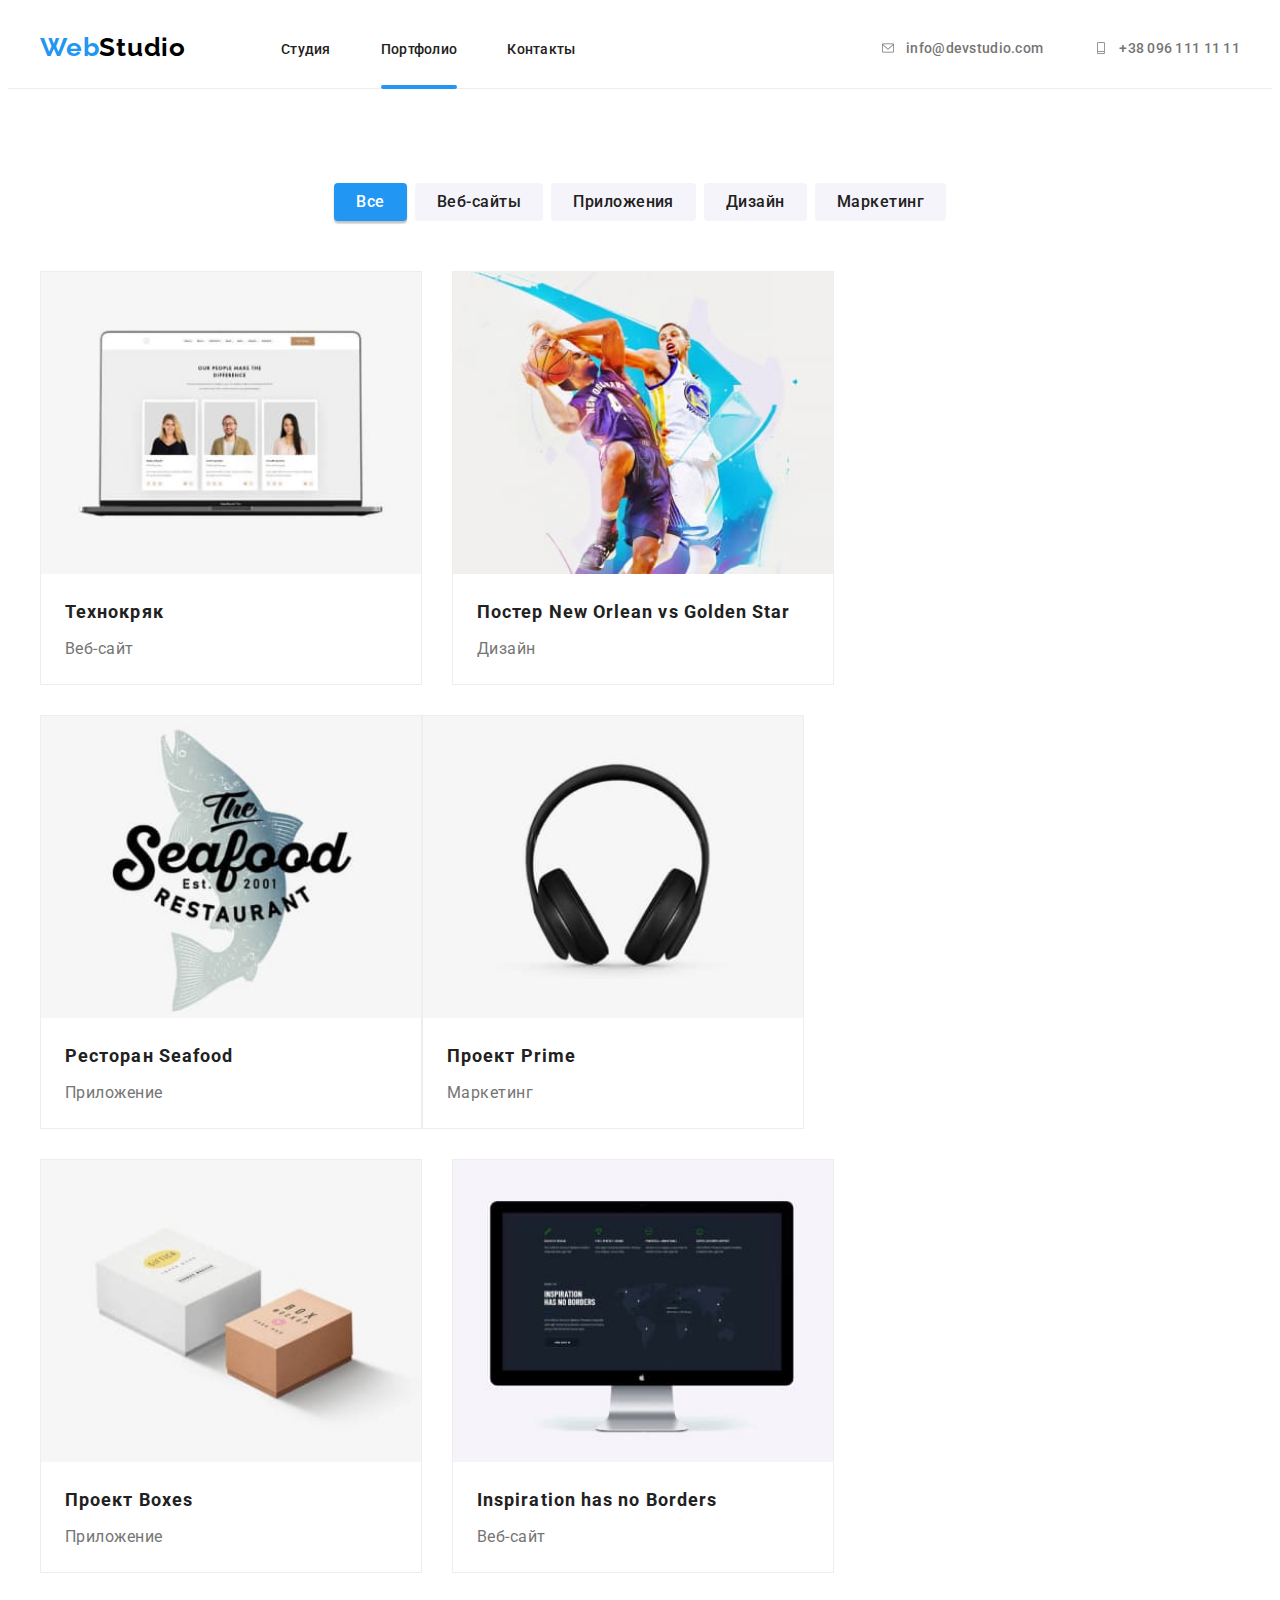
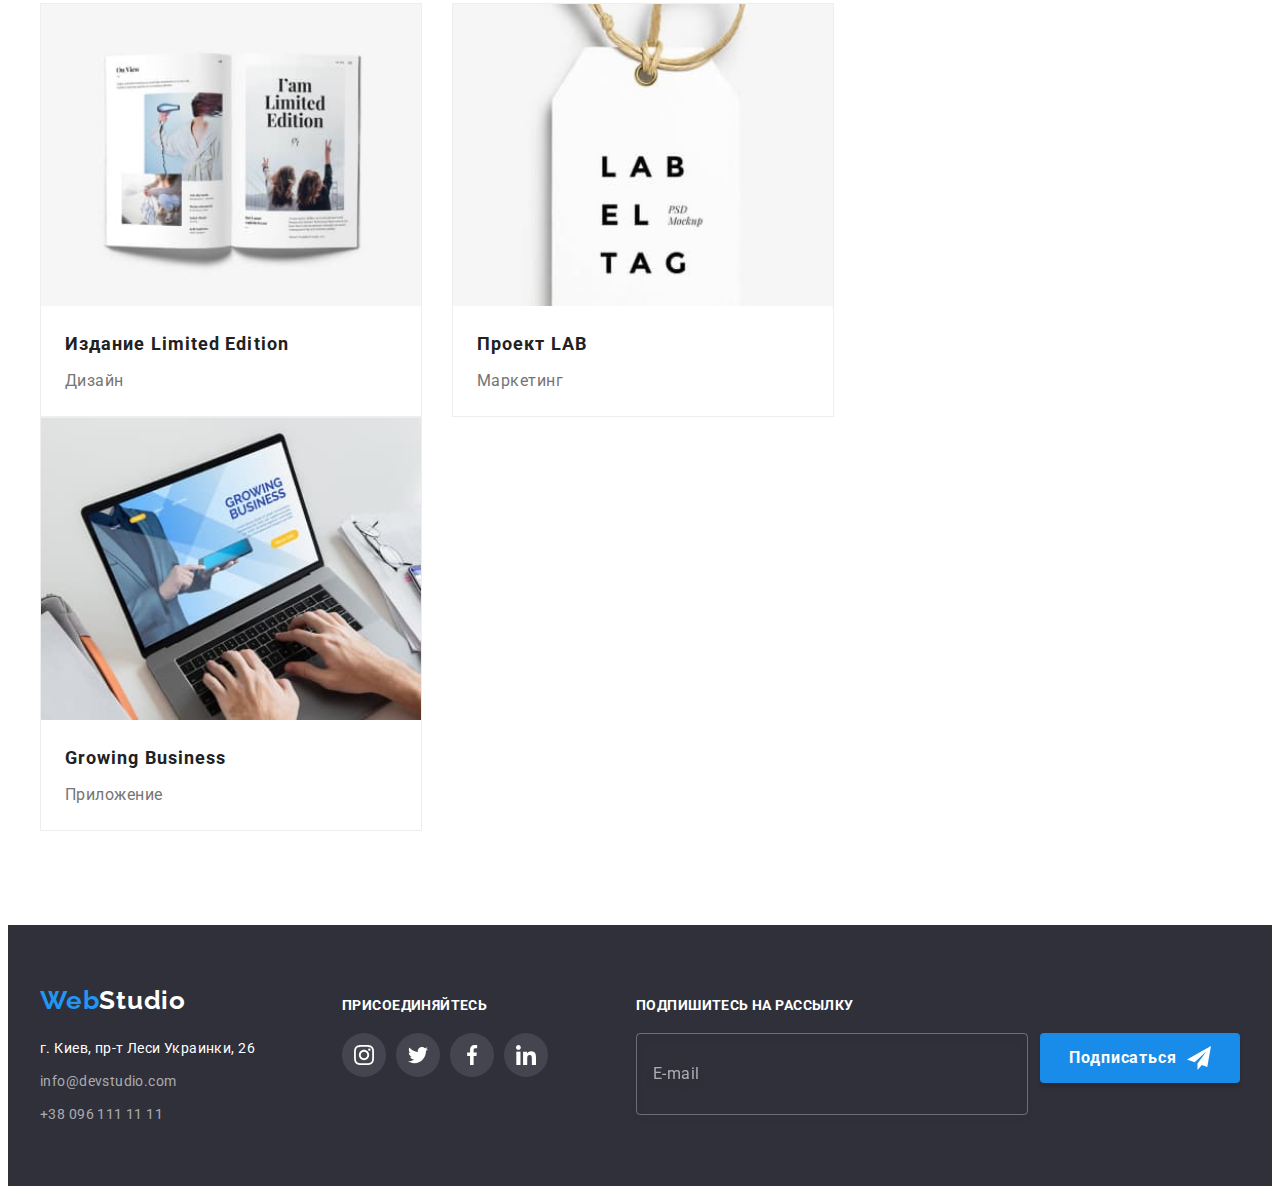
<file: portfolio.html>
<!DOCTYPE html>
<html lang="ru">
  <head>
    <meta charset="UTF-8" />
    <meta http-equiv="X-UA-Compatible" content="IE=edge" />
    <meta name="viewport" content="width=device-width, initial-scale=1.0" />
    <link rel="preconnect" href="https://fonts.googleapis.com" />
    <link rel="preconnect" href="https://fonts.gstatic.com" crossorigin />
    <link
      href="https://fonts.googleapis.com/css2?family=Raleway:wght@700&family=Roboto:wght@400;500;700;900&display=swap"
      rel="stylesheet"
    />
    <link
      rel="stylesheet"
      href="https://cdnjs.cloudflare.com/ajax/libs/modern-normalize/1.1.0/modern-normalize.min.css"
      integrity="sha512-wpPYUAdjBVSE4KJnH1VR1HeZfpl1ub8YT/NKx4PuQ5NmX2tKuGu6U/JRp5y+Y8XG2tV+wKQpNHVUX03MfMFn9Q=="
      crossorigin="anonymous"
      referrerpolicy="no-referrer"
    />

    <link rel="stylesheet" href="./css/portfolio.min.css" />

    <link rel="icon" href="./favicon.png" type="image/png" />

    <title>WebStudio</title>
  </head>

  <body>
    <header class="header">
      <div class="container">
        <div class="header__nav">
          <div class="header__webstudio">
            <a href="" class="webstudio webstudio--header"><span class="webstudio__span">Web</span>Studio</a>
            <button type="button" class="header__open-btn">
              <svg width="40" height="40">
                <use href="./images/icons.svg#icon-open-menu"></use>
              </svg>
            </button>
          </div>
          <ul class="site-nav">
            <li class="site-nav__item">
              <a href="./index.html" class="site-nav__link"> Студия </a>
            </li>
            <li class="site-nav__item">
              <a href="" class="site-nav__link site-nav__current"> Портфолио </a>
            </li>
            <li class="site-nav__item">
              <a href="" class="site-nav__link"> Контакты </a>
            </li>
          </ul>
          <div class="auth-nav">
            <a class="auth-nav__tel" href="mailto:info@devstudio.com">
              <svg class="auth-nav__ico" width="16" height="12">
                <use href="./images/icons.svg#icon-envelope"></use>
              </svg>
              info@devstudio.com
            </a>
            <a class="auth-nav__tel" href="tel:+380961111111">
              <svg class="auth-nav__ico" width="14" height="16">
                <use href="./images/icons.svg#icon-smartphone"></use>
              </svg>
              +38 096 111 11 11</a
            >
          </div>
        </div>
      </div>
      <div class="mob-menu is-hidden">
        <div class="container">
          <div class="mob-menu__top">
            <button type="button" class="mob-menu__close-btn">
              <svg width="40" height="40">
                <use href="./images/icons.svg#icon-close-menu"></use>
              </svg>
            </button>
            <ul class="mob-menu__list">
              <li class="mob-menu__item">
                <a href="./index.html" class="mob-menu__link mob-menu__link--main">Студия</a>
              </li>
              <li class="mob-menu__item">
                <a href="" class="mob-menu__link mob-menu__link--current mob-menu__link--main">Портфолио</a>
              </li>
              <li class="mob-menu__item">
                <a href="" class="mob-menu__link mob-menu__link--main">Контакты</a>
              </li>
            </ul>
          </div>
          <div class="mob-menu__bottom">
            <div class="mob-menu__connect">
              <a class="mob-menu__link mob-menu__link--tel" href="tel:+380441111111">+38 044 111 11 11</a>
              <a class="mob-menu__link mob-menu__link--email" href="mailto:info@devstudio.com"> info@devstudio.com </a>
            </div>

            <ul class="mob-menu__soc-list">
              <li class="mob-menu__soc-item">
                <a
                  href=""
                  class="mob-menu__link mob-menu__link--soc mob-menu__link--soc-instagram"
                  target="_blank"
                  rel="noopener noreferrer nofollow"
                  >Instagram</a
                >
              </li>
              <li class="mob-menu__soc-item">
                <a
                  href=""
                  class="mob-menu__link mob-menu__link--soc mob-menu__link--soc-twitter"
                  target="_blank"
                  rel="noopener noreferrer nofollow"
                  >Twitter</a
                >
              </li>
              <li class="mob-menu__soc-item">
                <a
                  href=""
                  class="mob-menu__link mob-menu__link--soc mob-menu__link--soc-facebook"
                  target="_blank"
                  rel="noopener noreferrer nofollow"
                  >Facebook</a
                >
              </li>
              <li class="mob-menu__soc-item">
                <a
                  href=""
                  class="mob-menu__link mob-menu__link--soc mob-menu__link--soc-linkedin"
                  target="_blank"
                  rel="noopener noreferrer nofollow"
                  >Linkedin</a
                >
              </li>
            </ul>
          </div>
        </div>
      </div>
    </header>

    <main>
      <section class="section">
        <div class="container">
          <h2 class="visually-hidden">Фильтры</h2>
          <ul class="filters">
            <li class="filters__item"><button type="button" class="filters__btn current">Все</button></li>
            <li class="filters__item"><button type="button" class="filters__btn">Веб-сайты</button></li>
            <li class="filters__item"><button type="button" class="filters__btn">Приложения</button></li>
            <li class="filters__item"><button type="button" class="filters__btn">Дизайн</button></li>
            <li class="filters__item"><button type="button" class="filters__btn">Маркетинг</button></li>
          </ul>

          <h2 class="visually-hidden">Проекты</h2>
          <ul class="projects">
            <li class="projects__item">
              <div class="projects__thumb">
                <picture>
                  <source srcset="./images/p-img1.jpg 1x, ./images/p-img1-2x.jpg 2x" media="(min-width:1200px)" />
                  <source
                    srcset="./images/p-img1-tab.jpg 1x, ./images/p-img1-tab-2x.jpg 2x"
                    media="(min-width:768px)"
                  />
                  <source
                    srcset="./images/p-img1-mob.jpg 1x, ./images/p-img1-mob-2x.jpg 2x"
                    media="(max-width:767px)"
                  />
                  <img src="./images/p-img1.jpg" alt="Проект 1" />
                </picture>
                <div class="projects__overlay">
                  <p class="projects__text">
                    Ресурс предлагает комплексные предложения с разным уровнем функционала и сервисов. Все это позволит
                    посетителю получить исчерпывающие сведения о компании или частном лице.
                  </p>
                </div>
              </div>
              <div class="projects__data">
                <h3 class="projects__title">Технокряк</h3>
                <p class="projects__filter">Веб-сайт</p>
              </div>
            </li>
            <li class="projects__item">
              <div class="projects__thumb">
                <picture>
                  <source srcset="./images/p-img2.jpg 1x, ./images/p-img2-2x.jpg 2x" media="(min-width:1200px)" />
                  <source
                    srcset="./images/p-img2-tab.jpg 1x, ./images/p-img2-tab-2x.jpg 2x"
                    media="(min-width:768px)"
                  />
                  <source
                    srcset="./images/p-img2-mob.jpg 1x, ./images/p-img2-mob-2x.jpg 2x"
                    media="(max-width:767px)"
                  />
                  <img src="./images/p-img2.jpg" alt="Проект 2" />
                </picture>
                <div class="projects__overlay">
                  <p class="projects__text">
                    Ресурс предлагает комплексные предложения с разным уровнем функционала и сервисов. Все это позволит
                    посетителю получить исчерпывающие сведения о компании или частном лице.
                  </p>
                </div>
              </div>
              <div class="projects__data">
                <h3 class="projects__title">Постер <span lang="en">New Orlean vs Golden Star</span></h3>
                <p class="projects__filter">Дизайн</p>
              </div>
            </li>
            <li class="projects__item">
              <div class="projects__thumb">
                <picture>
                  <source srcset="./images/p-img3.jpg 1x, ./images/p-img3-2x.jpg 2x" media="(min-width:1200px)" />
                  <source
                    srcset="./images/p-img3-tab.jpg 1x, ./images/p-img3-tab-2x.jpg 2x"
                    media="(min-width:768px)"
                  />
                  <source
                    srcset="./images/p-img3-mob.jpg 1x, ./images/p-img3-mob-2x.jpg 2x"
                    media="(max-width:767px)"
                  />
                  <img src="./images/p-img3.jpg" alt="Проект 3" />
                </picture>
                <div class="projects__overlay">
                  <p class="projects__text">
                    Ресурс предлагает комплексные предложения с разным уровнем функционала и сервисов. Все это позволит
                    посетителю получить исчерпывающие сведения о компании или частном лице.
                  </p>
                </div>
              </div>
              <div class="projects__data">
                <h3 class="projects__title">Ресторан <span lang="en">Seafood</span></h3>
                <p class="projects__filter">Приложение</p>
              </div>
            </li>
            <li class="projects__item">
              <div class="projects__thumb">
                <picture>
                  <source srcset="./images/p-img4.jpg 1x, ./images/p-img4-2x.jpg 2x" media="(min-width:1200px)" />
                  <source
                    srcset="./images/p-img4-tab.jpg 1x, ./images/p-img4-tab-2x.jpg 2x"
                    media="(min-width:768px)"
                  />
                  <source
                    srcset="./images/p-img4-mob.jpg 1x, ./images/p-img4-mob-2x.jpg 2x"
                    media="(max-width:767px)"
                  />
                  <img src="./images/p-img4.jpg" alt="Проект 4" />
                </picture>
                <div class="projects__overlay">
                  <p class="projects__text">
                    Ресурс предлагает комплексные предложения с разным уровнем функционала и сервисов. Все это позволит
                    посетителю получить исчерпывающие сведения о компании или частном лице.
                  </p>
                </div>
              </div>
              <div class="projects__data">
                <h3 class="projects__title">Проект <span lang="en">Prime</span></h3>
                <p class="projects__filter">Маркетинг</p>
              </div>
            </li>
            <li class="projects__item">
              <div class="projects__thumb">
                <picture>
                  <source srcset="./images/p-img5.jpg 1x, ./images/p-img5-2x.jpg 2x" media="(min-width:1200px)" />
                  <source
                    srcset="./images/p-img5-tab.jpg 1x, ./images/p-img5-tab-2x.jpg 2x"
                    media="(min-width:768px)"
                  />
                  <source
                    srcset="./images/p-img5-mob.jpg 1x, ./images/p-img5-mob-2x.jpg 2x"
                    media="(max-width:767px)"
                  />
                  <img src="./images/p-img5.jpg" alt="Проект 5" />
                </picture>
                <div class="projects__overlay">
                  <p class="projects__text">
                    Ресурс предлагает комплексные предложения с разным уровнем функционала и сервисов. Все это позволит
                    посетителю получить исчерпывающие сведения о компании или частном лице.
                  </p>
                </div>
              </div>
              <div class="projects__data">
                <h3 class="projects__title">Проект <span lang="en">Boxes</span></h3>
                <p class="projects__filter">Приложение</p>
              </div>
            </li>
            <li class="projects__item">
              <div class="projects__thumb">
                <picture>
                  <source srcset="./images/p-img6.jpg 1x, ./images/p-img6-2x.jpg 2x" media="(min-width:1200px)" />
                  <source
                    srcset="./images/p-img6-tab.jpg 1x, ./images/p-img6-tab-2x.jpg 2x"
                    media="(min-width:768px)"
                  />
                  <source
                    srcset="./images/p-img6-mob.jpg 1x, ./images/p-img6-mob-2x.jpg 2x"
                    media="(max-width:767px)"
                  />
                  <img src="./images/p-img6.jpg" alt="Проект 6" />
                </picture>
                <div class="projects__overlay">
                  <p class="projects__text">
                    Ресурс предлагает комплексные предложения с разным уровнем функционала и сервисов. Все это позволит
                    посетителю получить исчерпывающие сведения о компании или частном лице.
                  </p>
                </div>
              </div>
              <div class="projects__data">
                <h3 class="projects__title" lang="en">Inspiration has no Borders</h3>
                <p class="projects__filter">Веб-сайт</p>
              </div>
            </li>
            <li class="projects__item">
              <div class="projects__thumb">
                <picture>
                  <source srcset="./images/p-img7.jpg 1x, ./images/p-img7-2x.jpg 2x" media="(min-width:1200px)" />
                  <source
                    srcset="./images/p-img7-tab.jpg 1x, ./images/p-img7-tab-2x.jpg 2x"
                    media="(min-width:768px)"
                  />
                  <source
                    srcset="./images/p-img7-mob.jpg 1x, ./images/p-img7-mob-2x.jpg 2x"
                    media="(max-width:767px)"
                  />
                  <img src="./images/p-img7.jpg" alt="Проект 7" />
                </picture>
                <div class="projects__overlay">
                  <p class="projects__text">
                    Ресурс предлагает комплексные предложения с разным уровнем функционала и сервисов. Все это позволит
                    посетителю получить исчерпывающие сведения о компании или частном лице.
                  </p>
                </div>
              </div>
              <div class="projects__data">
                <h3 class="projects__title">Издание <span lang="en">Limited Edition</span></h3>
                <p class="projects__filter">Дизайн</p>
              </div>
            </li>
            <li class="projects__item">
              <div class="projects__thumb">
                <picture>
                  <source srcset="./images/p-img8.jpg 1x, ./images/p-img8-2x.jpg 2x" media="(min-width:1200px)" />
                  <source
                    srcset="./images/p-img8-tab.jpg 1x, ./images/p-img8-tab-2x.jpg 2x"
                    media="(min-width:768px)"
                  />
                  <source
                    srcset="./images/p-img8-mob.jpg 1x, ./images/p-img8-mob-2x.jpg 2x"
                    media="(max-width:767px)"
                  />
                  <img src="./images/p-img8.jpg" alt="Проект 8" />
                </picture>
                <div class="projects__overlay">
                  <p class="projects__text">
                    Ресурс предлагает комплексные предложения с разным уровнем функционала и сервисов. Все это позволит
                    посетителю получить исчерпывающие сведения о компании или частном лице.
                  </p>
                </div>
              </div>
              <div class="projects__data">
                <h3 class="projects__title">Проект <span lang="en">LAB</span></h3>
                <p class="projects__filter">Маркетинг</p>
              </div>
            </li>
            <li class="projects__item">
              <div class="projects__thumb">
                <picture>
                  <source srcset="./images/p-img9.jpg 1x, ./images/p-img9-2x.jpg 2x" media="(min-width:1200px)" />
                  <source
                    srcset="./images/p-img9-tab.jpg 1x, ./images/p-img9-tab-2x.jpg 2x"
                    media="(min-width:768px)"
                  />
                  <source
                    srcset="./images/p-img9-mob.jpg 1x, ./images/p-img9-mob-2x.jpg 2x"
                    media="(max-width:767px)"
                  />
                  <img src="./images/p-img9.jpg" alt="Проект 9" />
                </picture>
                <div class="projects__overlay">
                  <p class="projects__text">
                    Ресурс предлагает комплексные предложения с разным уровнем функционала и сервисов. Все это позволит
                    посетителю получить исчерпывающие сведения о компании или частном лице.
                  </p>
                </div>
              </div>
              <div class="projects__data">
                <h3 class="projects__title" lang="en">Growing Business</h3>
                <p class="projects__filter">Приложение</p>
              </div>
            </li>
          </ul>
        </div>
      </section>
    </main>

    <footer class="footer">
      <div class="footer__data container">
        <div class="footer__left-middle">
          <div class="footer__left">
            <a href="" class="webstudio webstudio--footer"><span class="webstudio__span">Web</span>Studio</a>
            <address>
              <p class="footer__address">г. Киев, пр-т Леси Украинки, 26</p>
              <a class="footer__tel" href="mailto:info@devstudio.com">info@devstudio.com</a>
              <a class="footer__tel" href="tel:+380961111111">+38 096 111 11 11</a>
            </address>
          </div>

          <div class="footer__middle">
            <h2 class="footer__title">присоединяйтесь</h2>
            <ul class="soc-list footer__soc-list">
              <li class="soc-list__item">
                <a
                  href=""
                  target="_blank"
                  rel="noopener noreferrer nofollow"
                  class="soc-list__link soc-list__link--footer"
                >
                  <svg width="20" height="20">
                    <use href="./images/icons.svg#icon-instagram"></use>
                  </svg>
                </a>
              </li>
              <li class="soc-list__item">
                <a
                  href=""
                  target="_blank"
                  rel="noopener noreferrer nofollow"
                  class="soc-list__link soc-list__link--footer"
                >
                  <svg width="20" height="20">
                    <use href="./images/icons.svg#icon-twitter"></use>
                  </svg>
                </a>
              </li>
              <li class="soc-list__item">
                <a
                  href=""
                  target="_blank"
                  rel="noopener noreferrer nofollow"
                  class="soc-list__link soc-list__link--footer"
                >
                  <svg width="20" height="20">
                    <use href="./images/icons.svg#icon-facebook"></use>
                  </svg>
                </a>
              </li>
              <li class="soc-list__item">
                <a
                  href=""
                  target="_blank"
                  rel="noopener noreferrer nofollow"
                  class="soc-list__link soc-list__link--footer"
                >
                  <svg width="20" height="20">
                    <use href="./images/icons.svg#icon-linkedin"></use>
                  </svg>
                </a>
              </li>
            </ul>
          </div>
        </div>

        <div class="footer__right">
          <h2 class="footer__title">Подпишитесь на рассылку</h2>
          <form class="mailing-form" js-modal-form>
            <input class="mailing-form__input" type="email" name="mailing" placeholder="E-mail" autocomplete />
            <button type="submit" class="btn">
              <span class="mailing-form__key">
                <span>Подписаться</span>
                <span class="mailing-form__ico">
                  <svg width="24" height="24">
                    <use href="./images/icons.svg#icon-send"></use>
                  </svg>
                </span>
              </span>
            </button>
          </form>
        </div>
      </div>
    </footer>

    <script src="./js/menu.js"></script>
    <script src="./js/debug.js"></script>
  </body>
</html>
</file>
<file: css/portfolio.min.css>
:root{--main-color: #757575;--main-bg-color: #ffffff;--webstudio-header-color: #000000;--webstudio-footer-color: #ffffff;--accent-color: #2196f3;--title-color: #212121;--dark-bg-color: #2f303a;--hero-title-color: #ffffff;--hero-bg-color: rgba(47, 48, 58, 0.4);--hero-bg-btn-color: #188ce8;--btn-text-color: #ffffff;--btn-bg-color: #f5f4fa;--feature-title-color: #212121;--team-bg-color: #f5f4fa;--team-card-color: #ffffff;--footer-addr-color: #ffffff;--footer-tel-color: rgba(255, 255, 255, 0.6);--border-color: #eeeeee;--logo-color: #afb1b8;--join-bg-color: rgba(255, 255, 255, 0.1);--modal-bg-color: #ffffff;--modal-color: #000000;--ico-close-color: #000000;--ico-modal-color: #212121;--time: 250ms;--function: cubic-bezier(0.4, 0, 0.2, 1)}body{font-family:"Roboto",Tahoma,sans-serif;color:var(--main-color);background-color:var(--main-bg-color)}button{cursor:pointer}img{display:block;width:100%;height:auto}.visually-hidden{position:absolute;white-space:nowrap;width:1px;height:1px;overflow:hidden;border:0;padding:0;clip:rect(0 0 0 0);-webkit-clip-path:inset(50%);clip-path:inset(50%);margin:-1px}.no-scroll{overflow:hidden}.webstudio{font-family:"Raleway",Tahoma,sans-serif;font-weight:700;font-size:24px;line-height:1.1666666667;letter-spacing:.03em;text-decoration:none}@media screen and (min-width: 1200px){.webstudio{font-size:26px;line-height:1.1923076923}}.webstudio--header{padding-top:16px;padding-bottom:16px;color:var(--webstudio-header-color)}@media screen and (min-width: 768px){.webstudio--header{padding-top:26px;padding-bottom:26px}}@media screen and (min-width: 1200px){.webstudio--header{padding-top:24px;padding-bottom:25px}}.webstudio--footer{color:var(--webstudio-footer-color)}.webstudio__span{color:var(--accent-color)}.container{width:100%;padding-left:15px;padding-right:15px;margin:0 auto;max-width:480px}@media screen and (min-width: 768px){.container{max-width:768px}}@media screen and (min-width: 1200px){.container{max-width:1200px}}.section{padding-top:60px}.section__title{margin-top:0;margin-bottom:30px;font-size:28px;line-height:1.1785714286;letter-spacing:.03em;text-align:center;color:var(--title-color)}@media screen and (min-width: 1200px){.section__title{margin-bottom:50px}}@media screen and (min-width: 768px){.section__title{font-size:36px;line-height:1.1666666667}}.section--padding-bottom{padding-bottom:60px}@media screen and (min-width: 1200px){.section{padding-top:94px}.section--padding-bottom{padding-bottom:94px}}.btn{-webkit-appearance:none;-moz-appearance:none;appearance:none;min-width:200px;height:50px;border:0;-webkit-box-shadow:0px 4px 4px rgba(0,0,0,.15);box-shadow:0px 4px 4px rgba(0,0,0,.15);border-radius:4px;display:inline-block;font-family:inherit;font-weight:700;font-size:16px;line-height:1.875;letter-spacing:.06em;color:var(--btn-text-color);background-color:var(--hero-bg-btn-color)}.soc-list{list-style:none;margin:0;padding:0;display:-webkit-box;display:-ms-flexbox;display:flex;-webkit-box-pack:center;-ms-flex-pack:center;justify-content:center;-webkit-box-align:center;-ms-flex-align:center;align-items:center}.soc-list__item+.soc-list__item{margin-left:10px}.soc-list__link{width:44px;height:44px;border-radius:50%;display:-webkit-box;display:-ms-flexbox;display:flex;-webkit-box-pack:center;-ms-flex-pack:center;justify-content:center;-webkit-box-align:center;-ms-flex-align:center;align-items:center}.soc-list__link--team{-webkit-transition:fill var(--time) var(--function),background-color var(--time) var(--function);transition:fill var(--time) var(--function),background-color var(--time) var(--function);background-color:var(--team-card-color);fill:var(--logo-color)}.soc-list__link--team:hover,.soc-list__link--team:focus{background-color:var(--accent-color);fill:var(--team-card-color)}.soc-list__link--footer{-webkit-transition:background-color var(--time) var(--function);transition:background-color var(--time) var(--function);background-color:var(--join-bg-color);fill:var(--footer-addr-color)}.soc-list__link--footer:hover,.soc-list__link--footer:focus{background-color:var(--accent-color)}.mob-menu.is-hidden{display:none}.mob-menu__close-btn{display:block;margin-left:auto;margin-bottom:30px}.mob-menu{position:fixed;z-index:1;top:0;left:0;background-color:var(--modal-bg-color);width:100vw;height:100vh;color:var(--modal-color)}.mob-menu .container{overflow-y:auto;-webkit-box-orient:vertical;-webkit-box-direction:normal;-ms-flex-direction:column;flex-direction:column;height:100%;display:-webkit-box;display:-ms-flexbox;display:flex;-webkit-box-pack:justify;-ms-flex-pack:justify;justify-content:space-between;-webkit-box-align:start;-ms-flex-align:start;align-items:flex-start;padding-left:40px}.mob-menu__top{width:100%}.mob-menu__list{list-style:none;margin:0;padding:0;margin-top:48px}.mob-menu__item:not(:last-child){margin-bottom:32px}.mob-menu__link{text-decoration:none;color:#212121;font-weight:500;letter-spacing:.02em}.mob-menu__link{display:block;margin-bottom:32px}.mob-menu__link--main{font-size:40px;line-height:1.175}.mob-menu__link--soc{font-size:18px;line-height:1.2222222222;margin-bottom:0}.mob-menu__link--tel{font-size:34px;line-height:1.1764705882;color:var(--main-color)}.mob-menu__link--email{font-size:24px;line-height:1.1666666667;margin-bottom:64px;color:var(--main-color)}.mob-menu__link--current{color:var(--accent-color)}.mob-menu__connect{margin-bottom:64px}.mob-menu__soc-list{list-style:none;margin:0;padding:0;display:-webkit-box;display:-ms-flexbox;display:flex;-webkit-box-pack:start;-ms-flex-pack:start;justify-content:flex-start;-ms-flex-wrap:wrap;flex-wrap:wrap;margin-bottom:48px}.mob-menu__link--soc{font-weight:500;font-size:18px;line-height:1.2222222222;letter-spacing:.02em;color:var(--main-color);padding-top:2px;padding-bottom:2px;border-right:1px solid rgba(33,33,33,.2)}.mob-menu__link--soc-instagram{padding-left:0;padding-right:10px}.mob-menu__link--soc-twitter,.mob-menu__link--soc-facebook{padding-left:10px;padding-right:10px}.mob-menu__link--soc-linkedin{padding-left:10px;padding-right:0;border-right:0}@media screen and (max-width: 768px){.mob-menu__close-btn,.header__open-btn{-webkit-appearance:none;-moz-appearance:none;appearance:none;margin-left:auto;margin-top:10px;padding:0;background-color:rgba(0,0,0,0);fill:var(--ico-close-color);border:0}.mob-menu__close-btn:hover,.mob-menu__close-btn:focus,.header__open-btn:hover,.header__open-btn:focus{fill:var(--accent-color)}}@media screen and (min-width: 768px){.mob-menu__close-btn,.header__open-btn{display:none}}.header{border-bottom:1px solid var(--border-color)}@media screen and (min-width: 768px){.header__nav{display:-webkit-box;display:-ms-flexbox;display:flex;-webkit-box-align:center;-ms-flex-align:center;align-items:center}}.header__webstudio{display:-webkit-box;display:-ms-flexbox;display:flex;-webkit-box-pack:justify;-ms-flex-pack:justify;justify-content:space-between;-webkit-box-align:center;-ms-flex-align:center;align-items:center}.site-nav{display:none}@media screen and (min-width: 768px){.site-nav{display:-webkit-box;display:-ms-flexbox;display:flex;list-style:none;margin:0;padding:0;margin-left:88px}}@media screen and (min-width: 768px)and (min-width: 1200px){.site-nav{margin-left:95px}}@media screen and (min-width: 768px){.site-nav__item+.site-nav__item{margin-left:50px}}@media screen and (min-width: 768px){.site-nav .site-nav__link{-webkit-transition:color var(--time) var(--function);transition:color var(--time) var(--function);padding-top:32px;padding-bottom:32px;font-weight:500;font-size:14px;line-height:1.1428571429;letter-spacing:.02em;color:var(--title-color);text-decoration:none;position:relative}}@media screen and (min-width: 768px){.site-nav .site-nav__link:hover,.site-nav .site-nav__link:focus{color:var(--accent-color)}}@media screen and (min-width: 768px){.site-nav .site-nav__current::after{content:"";position:absolute;left:0;bottom:0;display:block;width:100%;height:4px;border-radius:2px;background-color:var(--accent-color)}}.auth-nav{display:none}@media screen and (min-width: 768px){.auth-nav{display:block;padding-top:21px;padding-bottom:11px;margin-left:auto}}@media screen and (min-width: 1200px){.auth-nav{display:-webkit-box;display:-ms-flexbox;display:flex;padding-top:0;padding-bottom:0}.auth-nav__tel+.auth-nav__tel{margin-left:50px}}.auth-nav__tel{-webkit-transition:color var(--time) var(--function);transition:color var(--time) var(--function);display:-webkit-box;display:-ms-flexbox;display:flex;-webkit-box-align:center;-ms-flex-align:center;align-items:center;padding-bottom:10px;font-weight:500;font-size:12px;line-height:1.1666666667;letter-spacing:.02em;color:inherit;fill:currentColor;text-decoration:none}@media screen and (min-width: 1200px){.auth-nav__tel{padding-top:32px;padding-bottom:32px;font-size:14px;line-height:1.1428571429}}.auth-nav__tel:hover,.auth-nav__tel:focus{color:var(--accent-color)}.auth-nav__ico{margin-right:8px}@media screen and (min-width: 768px){.auth-nav__ico{width:14px;height:10px}}@media screen and (min-width: 1200px){.auth-nav__ico{margin-right:10px;width:16px;height:12px}}.filters{list-style:none;margin:0;padding:0;margin-bottom:25px;display:-webkit-box;display:-ms-flexbox;display:flex;-webkit-box-pack:start;-ms-flex-pack:start;justify-content:flex-start;-ms-flex-wrap:wrap;flex-wrap:wrap}@media screen and (min-width: 768px){.filters{margin-bottom:15px;-webkit-box-pack:center;-ms-flex-pack:center;justify-content:center}}@media screen and (min-width: 1200px){.filters{margin-bottom:35px}}.filters__item:not(:last-child){margin-right:8px}.filters__item{margin-bottom:15px}.filters__btn{-webkit-appearance:none;-moz-appearance:none;appearance:none;border:0;padding:6px 22px;border-radius:4px;min-width:73px;font-family:inherit;font-weight:500;font-size:16px;line-height:1.625;letter-spacing:.03em;text-align:center;cursor:pointer;color:var(--title-color);background-color:var(--btn-bg-color);-webkit-box-shadow:none;box-shadow:none;-webkit-transition:color var(--time) var(--function),background-color var(--time) var(--function),-webkit-box-shadow var(--time) var(--function);transition:color var(--time) var(--function),background-color var(--time) var(--function),-webkit-box-shadow var(--time) var(--function);transition:color var(--time) var(--function),background-color var(--time) var(--function),box-shadow var(--time) var(--function);transition:color var(--time) var(--function),background-color var(--time) var(--function),box-shadow var(--time) var(--function),-webkit-box-shadow var(--time) var(--function)}.filters__btn:hover,.filters__btn:focus,.filters__btn.current{color:var(--btn-text-color);background-color:var(--accent-color);-webkit-box-shadow:0px 3px 1px 0 rgba(0,0,0,.1),0px 1px 2px 0 rgba(0,0,0,.08),0px 2px 2px 0 rgba(0,0,0,.12);box-shadow:0px 3px 1px 0 rgba(0,0,0,.1),0px 1px 2px 0 rgba(0,0,0,.08),0px 2px 2px 0 rgba(0,0,0,.12)}.projects{list-style:none;margin:0;padding:0;margin-bottom:60px}@media screen and (min-width: 768px){.projects{display:-webkit-box;display:-ms-flexbox;display:flex;-ms-flex-wrap:wrap;flex-wrap:wrap}}@media screen and (min-width: 1200px){.projects{margin-bottom:94px}}.projects__item{-webkit-box-shadow:none;box-shadow:none;-webkit-transition:-webkit-box-shadow var(--time) var(--function);transition:-webkit-box-shadow var(--time) var(--function);transition:box-shadow var(--time) var(--function);transition:box-shadow var(--time) var(--function), -webkit-box-shadow var(--time) var(--function);border:1px solid var(--border-color);width:100%;margin-bottom:30px}@media screen and (min-width: 768px){.projects__item{width:calc((100% - 30px)/2)}}@media screen and (min-width: 1200px){.projects__item{width:calc((100% - 60px)/3)}}.projects__item:last-child{margin-bottom:0}@media screen and (min-width: 768px)and (max-width: 1200px){.projects__item:nth-child(odd){margin-right:30px}}@media screen and (min-width: 1200px){.projects__item{margin-right:30px}.projects__item:nth-child(3n){margin-right:0}.projects__item:nth-last-child(-n+3){margin-bottom:0}}.projects__thumb{position:relative;overflow:hidden}.projects__overlay{position:absolute;top:0;left:0;width:100%;height:100%;background-color:rgba(33,150,243,.9);-webkit-transform:translateY(101%);transform:translateY(101%);-webkit-transition:-webkit-transform var(--time) var(--function);transition:-webkit-transform var(--time) var(--function);transition:transform var(--time) var(--function);transition:transform var(--time) var(--function), -webkit-transform var(--time) var(--function)}.projects__text{margin:0 auto;padding:63px 23px;color:var(--main-bg-color);font-size:18px;line-height:1.5555555556;letter-spacing:.03em}.projects__data{padding:20px 24px}.projects__title{margin:0;font-size:18px;line-height:2;letter-spacing:.06em;color:var(--title-color)}.projects__filter{margin:4px 0 0 0;font-size:16px;line-height:1.875;letter-spacing:.03em}.projects__item:hover{-webkit-box-shadow:0px 1px 1px rgba(0,0,0,.12),0px 4px 4px rgba(0,0,0,.06),1px 4px 6px rgba(0,0,0,.16);box-shadow:0px 1px 1px rgba(0,0,0,.12),0px 4px 4px rgba(0,0,0,.06),1px 4px 6px rgba(0,0,0,.16)}.projects__item:hover .projects__overlay{-webkit-transform:translateY(0);transform:translateY(0)}.footer{padding-top:60px;padding-bottom:60px;margin:0 auto;background-color:var(--dark-bg-color);text-align:center}@media screen and (min-width: 1200px){.footer{text-align:left}}@media screen and (min-width: 1200px){.footer__data{display:-webkit-box;display:-ms-flexbox;display:flex;-webkit-box-pack:justify;-ms-flex-pack:justify;justify-content:space-between}}@media screen and (min-width: 768px){.footer__left-middle{padding-left:61px;padding-right:74px;display:-webkit-box;display:-ms-flexbox;display:flex;-webkit-box-pack:justify;-ms-flex-pack:justify;justify-content:space-between}}@media screen and (min-width: 1200px){.footer__left-middle{padding-left:0}}.footer__left{font-size:14px;line-height:1.7142857143;letter-spacing:.03em;width:100%}@media screen and (min-width: 768px){.footer__left{width:232px}}@media screen and (min-width: 1200px){.footer__left{margin-right:70px}}.footer__address{margin-top:20px;margin-bottom:0;font-style:normal;color:var(--footer-addr-color)}.footer__tel{-webkit-transition:color var(--time) var(--function);transition:color var(--time) var(--function);margin-top:8px;display:block;font-style:normal;color:var(--footer-tel-color);text-decoration:none}@media screen and (min-width: 768px){.footer__tel{margin-top:9px}}.footer__tel:hover,.footer__tel:focus{color:var(--accent-color)}.footer__middle{margin-top:57px}@media screen and (min-width: 768px){.footer__middle{margin-top:5px}}@media screen and (min-width: 1200px){.footer__middle{margin-top:12px}}.footer__title{margin-top:0;margin-bottom:20px;font-size:14px;line-height:1.1428571429;letter-spacing:.03em;text-transform:uppercase;color:var(--footer-addr-color)}.footer__right{margin-top:60px}@media screen and (min-width: 768px){.footer__right{margin-left:151px;margin-right:137px}}@media screen and (min-width: 1200px){.footer__right{margin-top:12px;margin-left:0;margin-right:0;height:86px}}@media screen and (min-width: 1200px){.mailing-form{display:-webkit-box;display:-ms-flexbox;display:flex;-webkit-box-pack:center;-ms-flex-pack:center;justify-content:center;-webkit-box-align:start;-ms-flex-align:start;align-items:flex-start}}.mailing-form__input{width:100%;height:50px;margin-bottom:20px;padding:15px 16px;border:1px solid rgba(255,255,255,.3);-webkit-filter:drop-shadow(0px 4px 4px rgba(0, 0, 0, 0.15));filter:drop-shadow(0px 4px 4px rgba(0, 0, 0, 0.15));border-radius:4px;background-color:rgba(0,0,0,0);color:var(--btn-text-color);font:inherit}@media screen and (min-width: 768px){.mailing-form__input{width:450px}}@media screen and (min-width: 1200px){.mailing-form__input{width:358px}}@media screen and (min-width: 1200px){.mailing-form__input{margin:0 12px 0 0}}.mailing-form__input::-webkit-input-placeholder{font-size:16px;line-height:1.25;letter-spacing:.03em;color:rgba(255,255,255,.6)}.mailing-form__input::-moz-placeholder{font-size:16px;line-height:1.25;letter-spacing:.03em;color:rgba(255,255,255,.6)}.mailing-form__input:-ms-input-placeholder{font-size:16px;line-height:1.25;letter-spacing:.03em;color:rgba(255,255,255,.6)}.mailing-form__input::-ms-input-placeholder{font-size:16px;line-height:1.25;letter-spacing:.03em;color:rgba(255,255,255,.6)}.mailing-form__input::placeholder{font-size:16px;line-height:1.25;letter-spacing:.03em;color:rgba(255,255,255,.6)}.mailing-form__key{display:-webkit-box;display:-ms-flexbox;display:flex;-webkit-box-pack:center;-ms-flex-pack:center;justify-content:center;-webkit-box-align:center;-ms-flex-align:center;align-items:center}.mailing-form__ico{display:-webkit-box;display:-ms-flexbox;display:flex;-webkit-box-pack:center;-ms-flex-pack:center;justify-content:center;-webkit-box-align:center;-ms-flex-align:center;align-items:center;margin-left:10px}.backdrop{position:fixed;top:0;left:0;width:100%;height:100%;background-color:rgba(0,0,0,.2);visibility:visible;-webkit-transition:opacity var(--time) var(--function),visibility var(--time) var(--function);transition:opacity var(--time) var(--function),visibility var(--time) var(--function);overflow-y:auto}.backdrop.is-hidden{opacity:0;pointer-events:none;visibility:hidden}.backdrop.is-hidden .modal{-webkit-transform:translate(-50%, -50%) scale(0.8);transform:translate(-50%, -50%) scale(0.8)}.modal{position:absolute;top:50%;left:50%;width:calc(100% - 30px);background-color:var(--modal-bg-color);-webkit-box-shadow:0px 1px 3px rgba(0,0,0,.12),0px 1px 1px rgba(0,0,0,.14),0px 2px 1px rgba(0,0,0,.2);box-shadow:0px 1px 3px rgba(0,0,0,.12),0px 1px 1px rgba(0,0,0,.14),0px 2px 1px rgba(0,0,0,.2);border-radius:4px;-webkit-transform:translate(-50%, -50%) scale(1);transform:translate(-50%, -50%) scale(1);-webkit-transition:-webkit-transform var(--time) var(--function);transition:-webkit-transform var(--time) var(--function);transition:transform var(--time) var(--function);transition:transform var(--time) var(--function), -webkit-transform var(--time) var(--function)}@media screen and (min-width: 768px){.modal{width:450px}}@media screen and (min-width: 1200px){.modal{width:528px}}.modal__close-btn{position:absolute;top:8px;right:8px;width:30px;height:30px;border-radius:50%;background-color:rgba(0,0,0,0);border:1px solid rgba(0,0,0,.1);display:-webkit-box;display:-ms-flexbox;display:flex;-webkit-box-pack:center;-ms-flex-pack:center;justify-content:center;-webkit-box-align:center;-ms-flex-align:center;align-items:center;fill:var(--ico-close-color);background-color:rgba(0,0,0,0);-webkit-transition:fill var(--time) var(--function);transition:fill var(--time) var(--function)}.modal__close-btn:hover{fill:var(--accent-color)}.modal__caption{margin:40px 40px 0 40px;text-align:center;color:var(--title-color);font-weight:700;font-size:20px;line-height:1.5;letter-spacing:.03em}@media screen and (min-width: 1200px){.modal__caption{line-height:1.15}}.modal-form{width:calc(100% - 80px);margin-top:12px;margin-left:auto;margin-right:auto;font-size:14px;line-height:1.1428571429;letter-spacing:.01em}.modal-form__field{position:relative;margin-bottom:10px}.modal-form__label{margin-bottom:4px;font-size:12px;line-height:1.16;color:val(--main-color)}.modal-form__input-and-icon{position:relative}.modal-form__input{width:100%;margin:0;padding:12px 12px 12px 42px;height:40px;border:1px solid rgba(33,33,33,.2);border-radius:4px;-webkit-transition:border-color var(--time) var(--function);transition:border-color var(--time) var(--function)}.modal-form__icon{position:absolute;top:50%;left:12px;height:18px;-webkit-transform:translateY(-50%);transform:translateY(-50%);-webkit-transition:fill var(--time) var(--function);transition:fill var(--time) var(--function)}.modal-form__comment:focus,.modal-form__input:focus{outline:none;border-color:var(--accent-color)}.modal-form__input:focus+.modal-form__icon{fill:var(--accent-color)}.modal-form__comment{width:100%;margin:0;padding:12px 16px;height:120px;border:1px solid rgba(33,33,33,.2);border-radius:4px;resize:none;-webkit-transition:border-color var(--time) var(--function);transition:border-color var(--time) var(--function)}.modal-form .modal-form-field textarea::-webkit-input-placeholder{color:rgba(117,117,117,.5)}.modal-form .modal-form-field textarea::-moz-placeholder{color:rgba(117,117,117,.5)}.modal-form .modal-form-field textarea:-ms-input-placeholder{color:rgba(117,117,117,.5)}.modal-form .modal-form-field textarea::-ms-input-placeholder{color:rgba(117,117,117,.5)}.modal-form .modal-form-field textarea::placeholder{color:rgba(117,117,117,.5)}.agreement{position:relative;display:-webkit-box;display:-ms-flexbox;display:flex;-webkit-box-align:center;-ms-flex-align:center;align-items:center;margin-top:20px}.agreement__checkbox{position:absolute;white-space:nowrap;width:1px;height:1px;overflow:hidden;border:0;padding:0;clip:rect(0 0 0 0);-webkit-clip-path:inset(50%);clip-path:inset(50%);margin:-1px}.agreement__icon{position:relative;min-width:16px;height:15px;margin-left:0;margin-right:8px;border:2px solid var(--title-color);border-radius:2px;-webkit-transition:border-color var(--time) var(--function);transition:border-color var(--time) var(--function)}@media screen and (min-width: 1200px){.agreement__icon{margin-left:13px}}.agreement__svg{position:absolute;top:-3px;opacity:0;-webkit-transition:opacity var(--time) var(--function);transition:opacity var(--time) var(--function)}.agreement__checkbox:checked+.agreement__icon{border-color:var(--accent-color);background-color:var(--accent-color)}.agreement__checkbox:focus+.agreement__icon{-webkit-box-shadow:0 0 0 2px var(--modal-bg-color),0 0 0 3px var(--accent-color);box-shadow:0 0 0 2px var(--modal-bg-color),0 0 0 3px var(--accent-color)}.agreement__checkbox:checked+.agreement__icon>.agreement__svg{opacity:1}.agreement__label{font-size:12px;line-height:1.1666666667;letter-spacing:.03em;color:var(--main-color)}@media screen and (min-width: 1200px){.agreement__label{font-size:14px;line-height:1.71}}.agreement__link{color:var(--accent-color);outline-color:var(--accent-color)}.btn--margin{margin-top:30px;margin-left:calc(50% - 100px);margin-bottom:40px;min-width:200px}/*# sourceMappingURL=portfolio.min.css.map */
</file>
